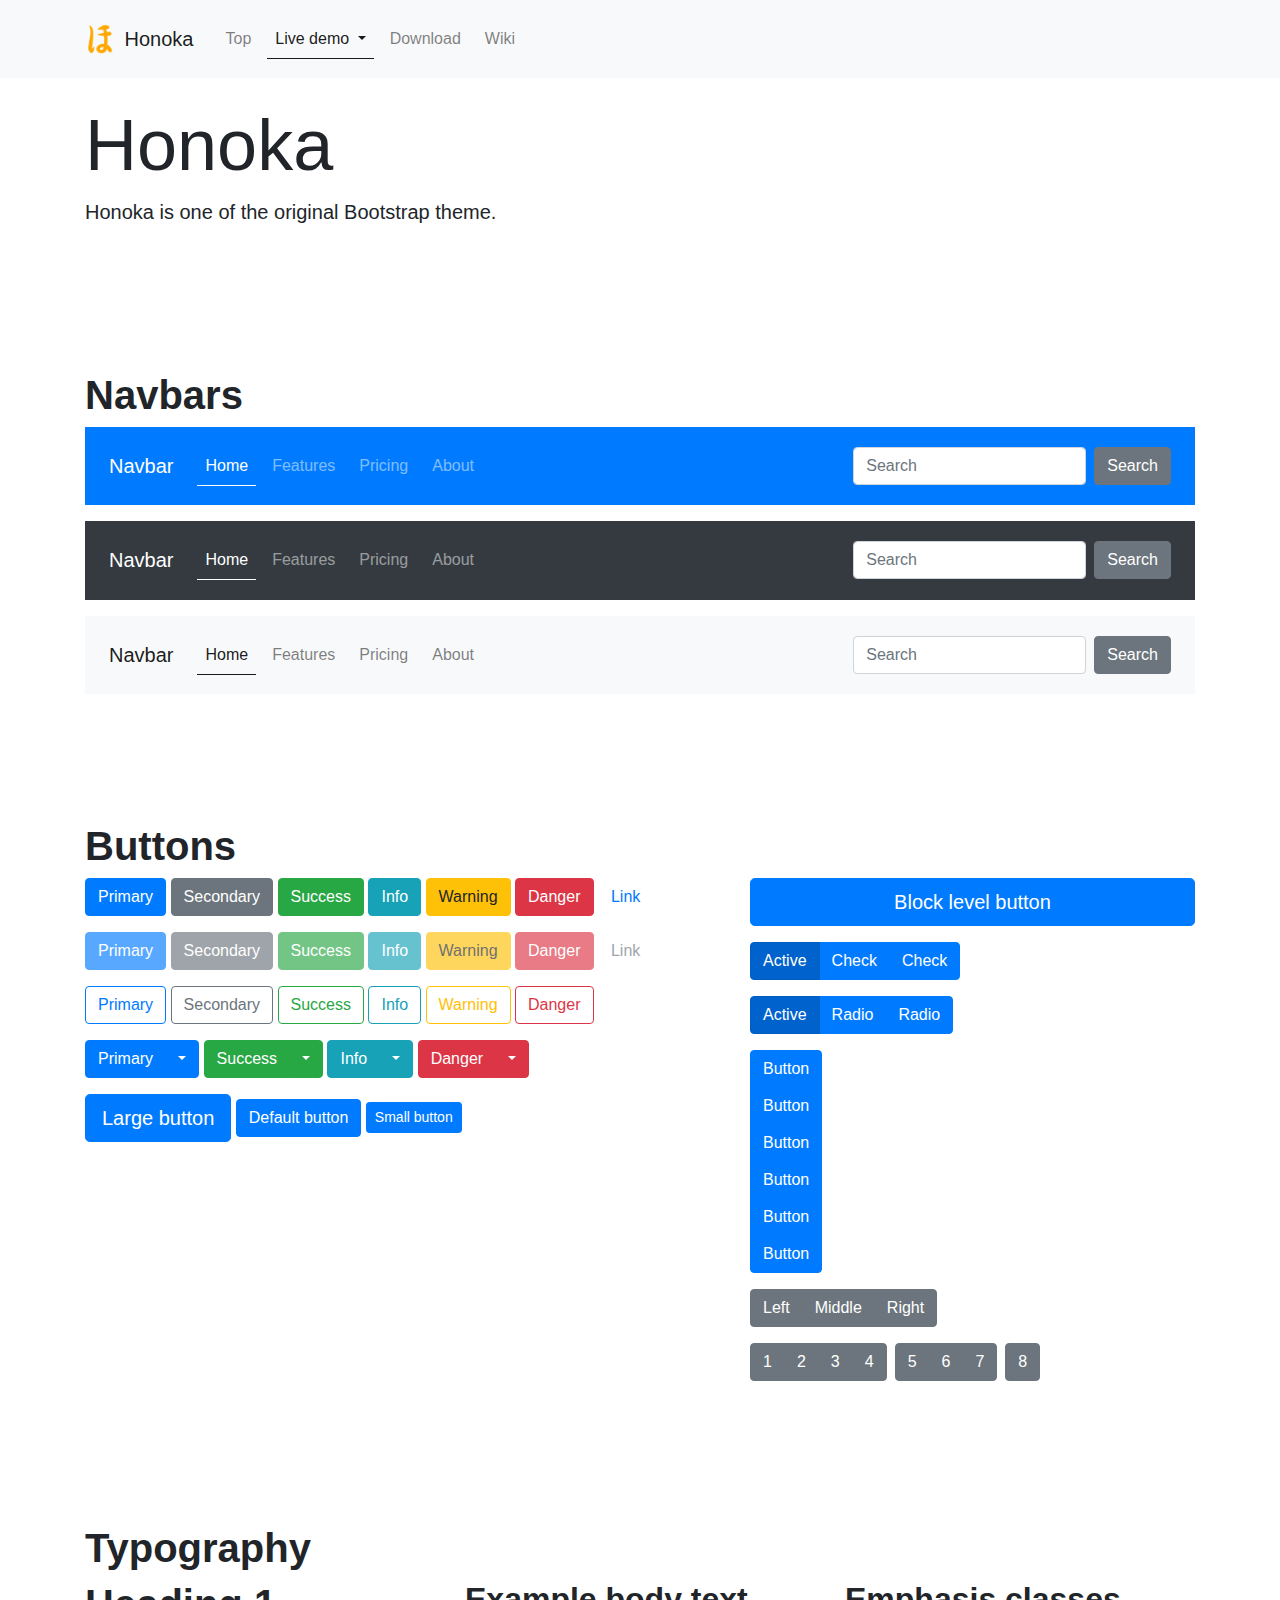
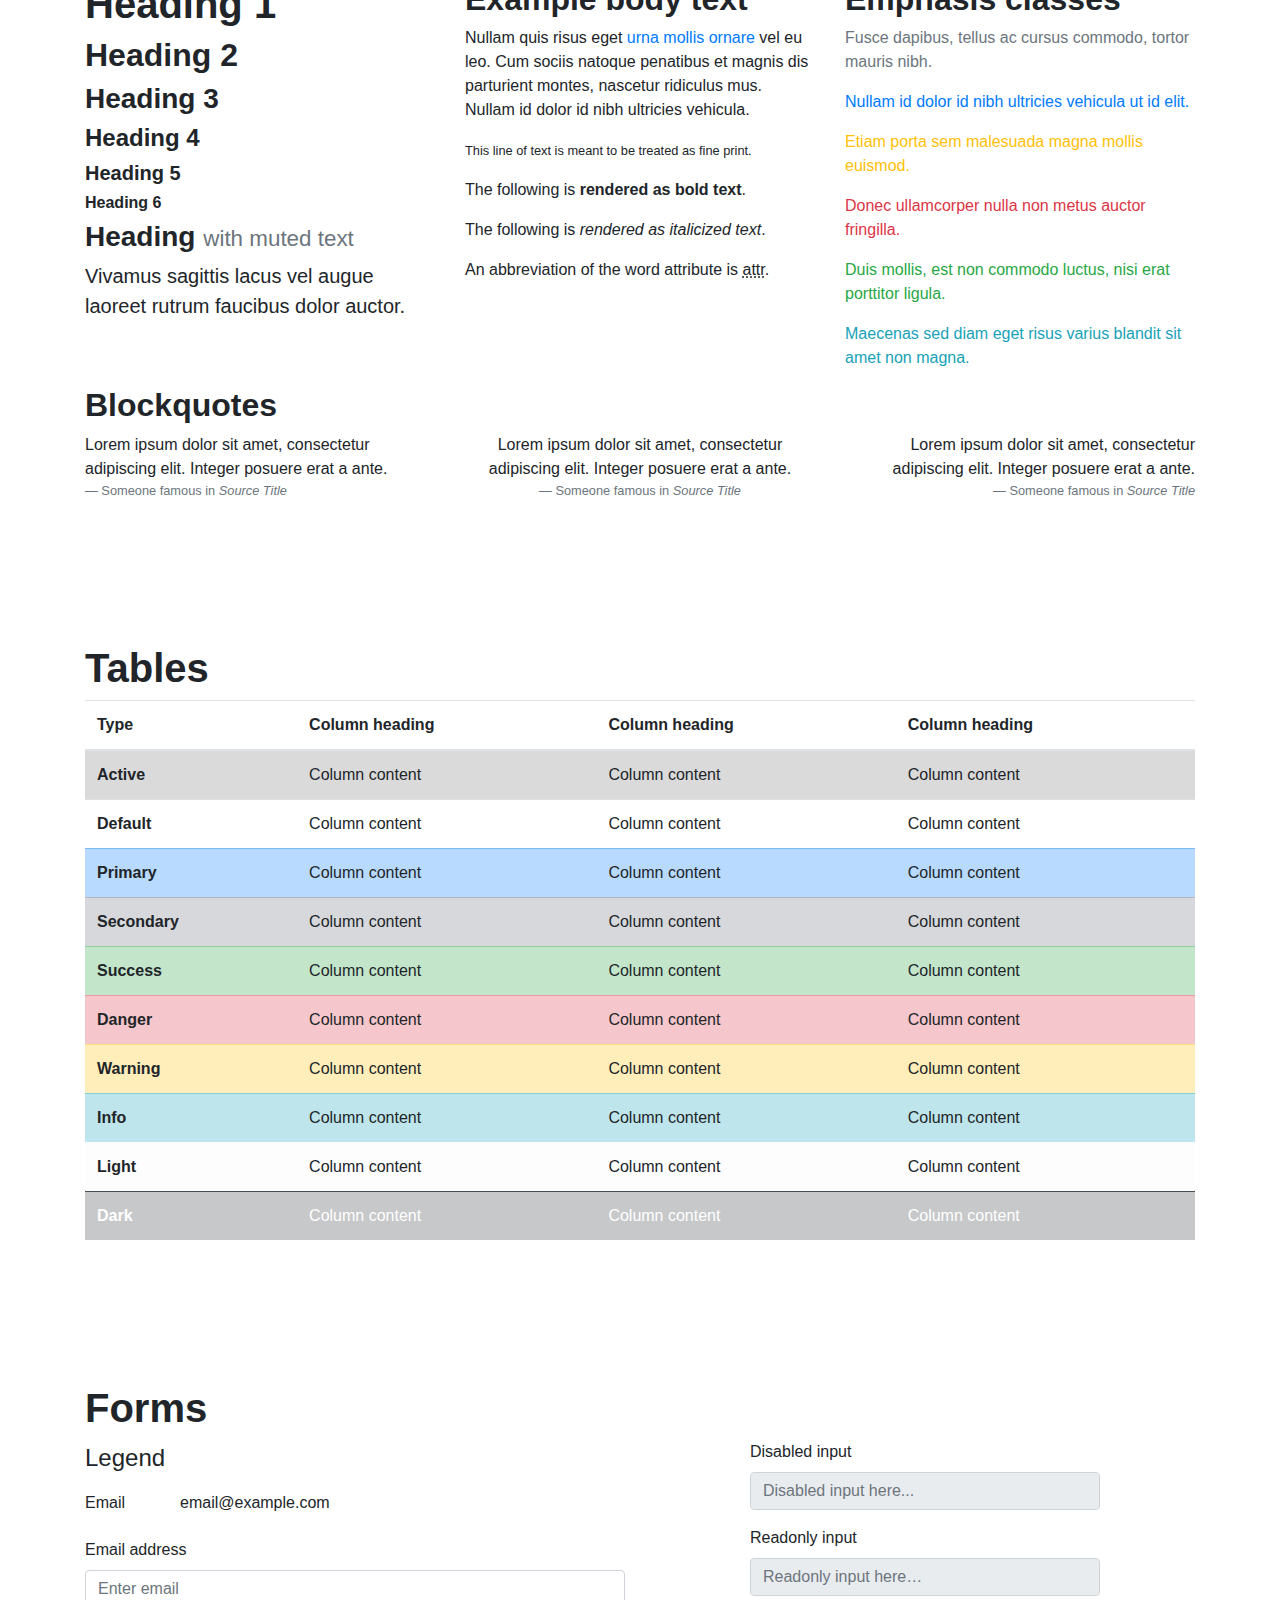
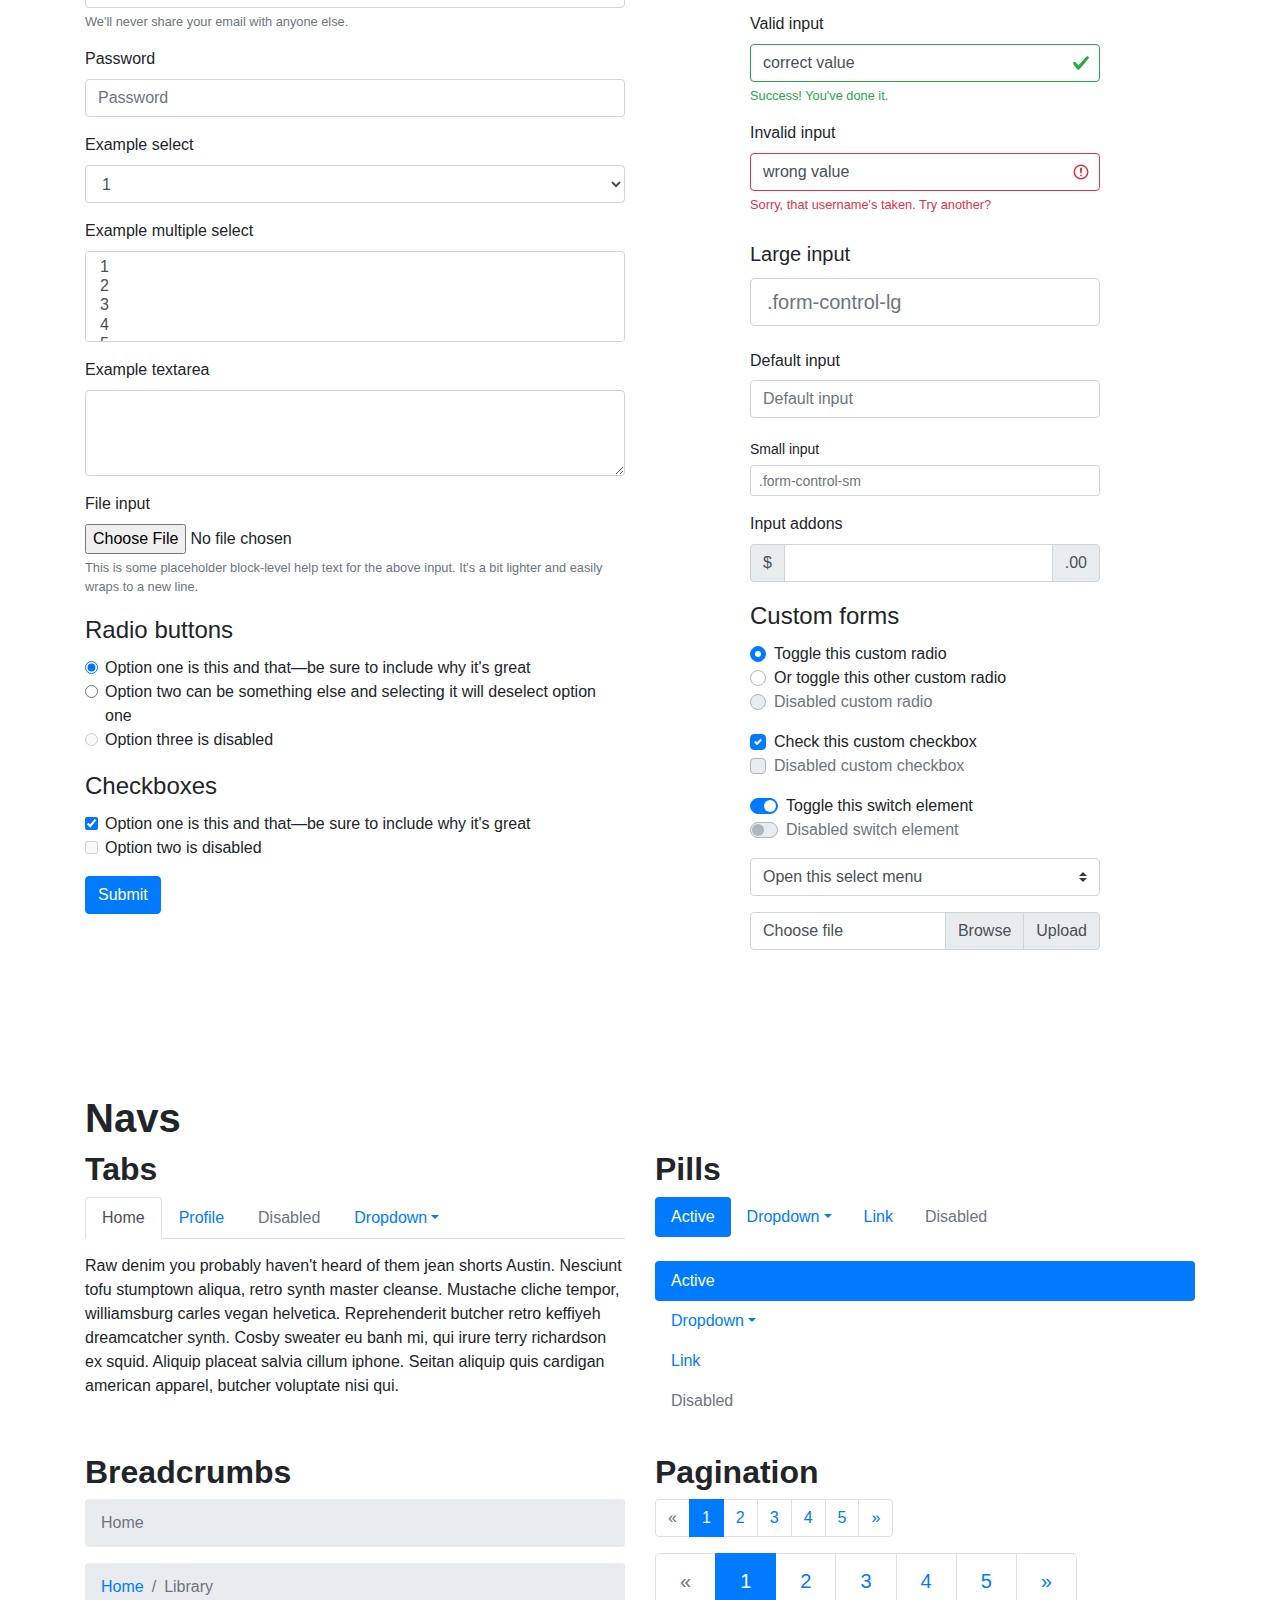
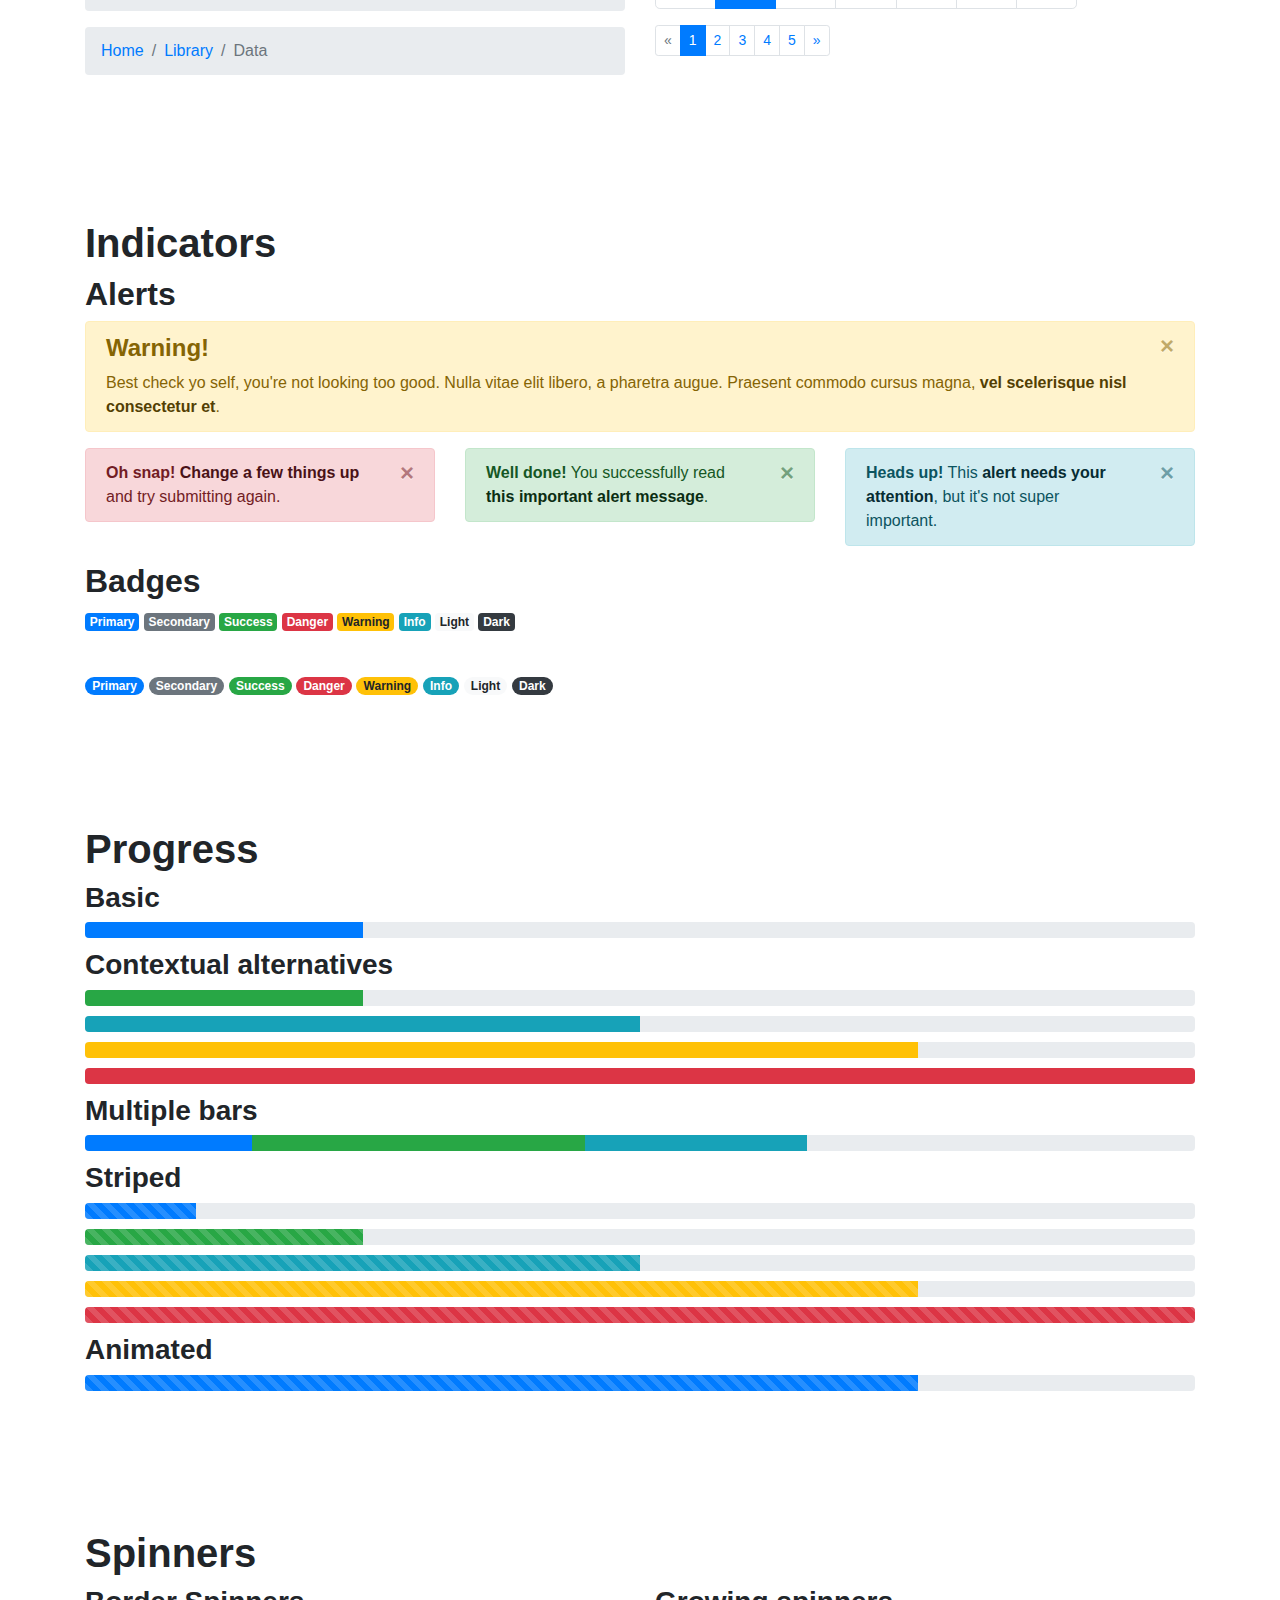
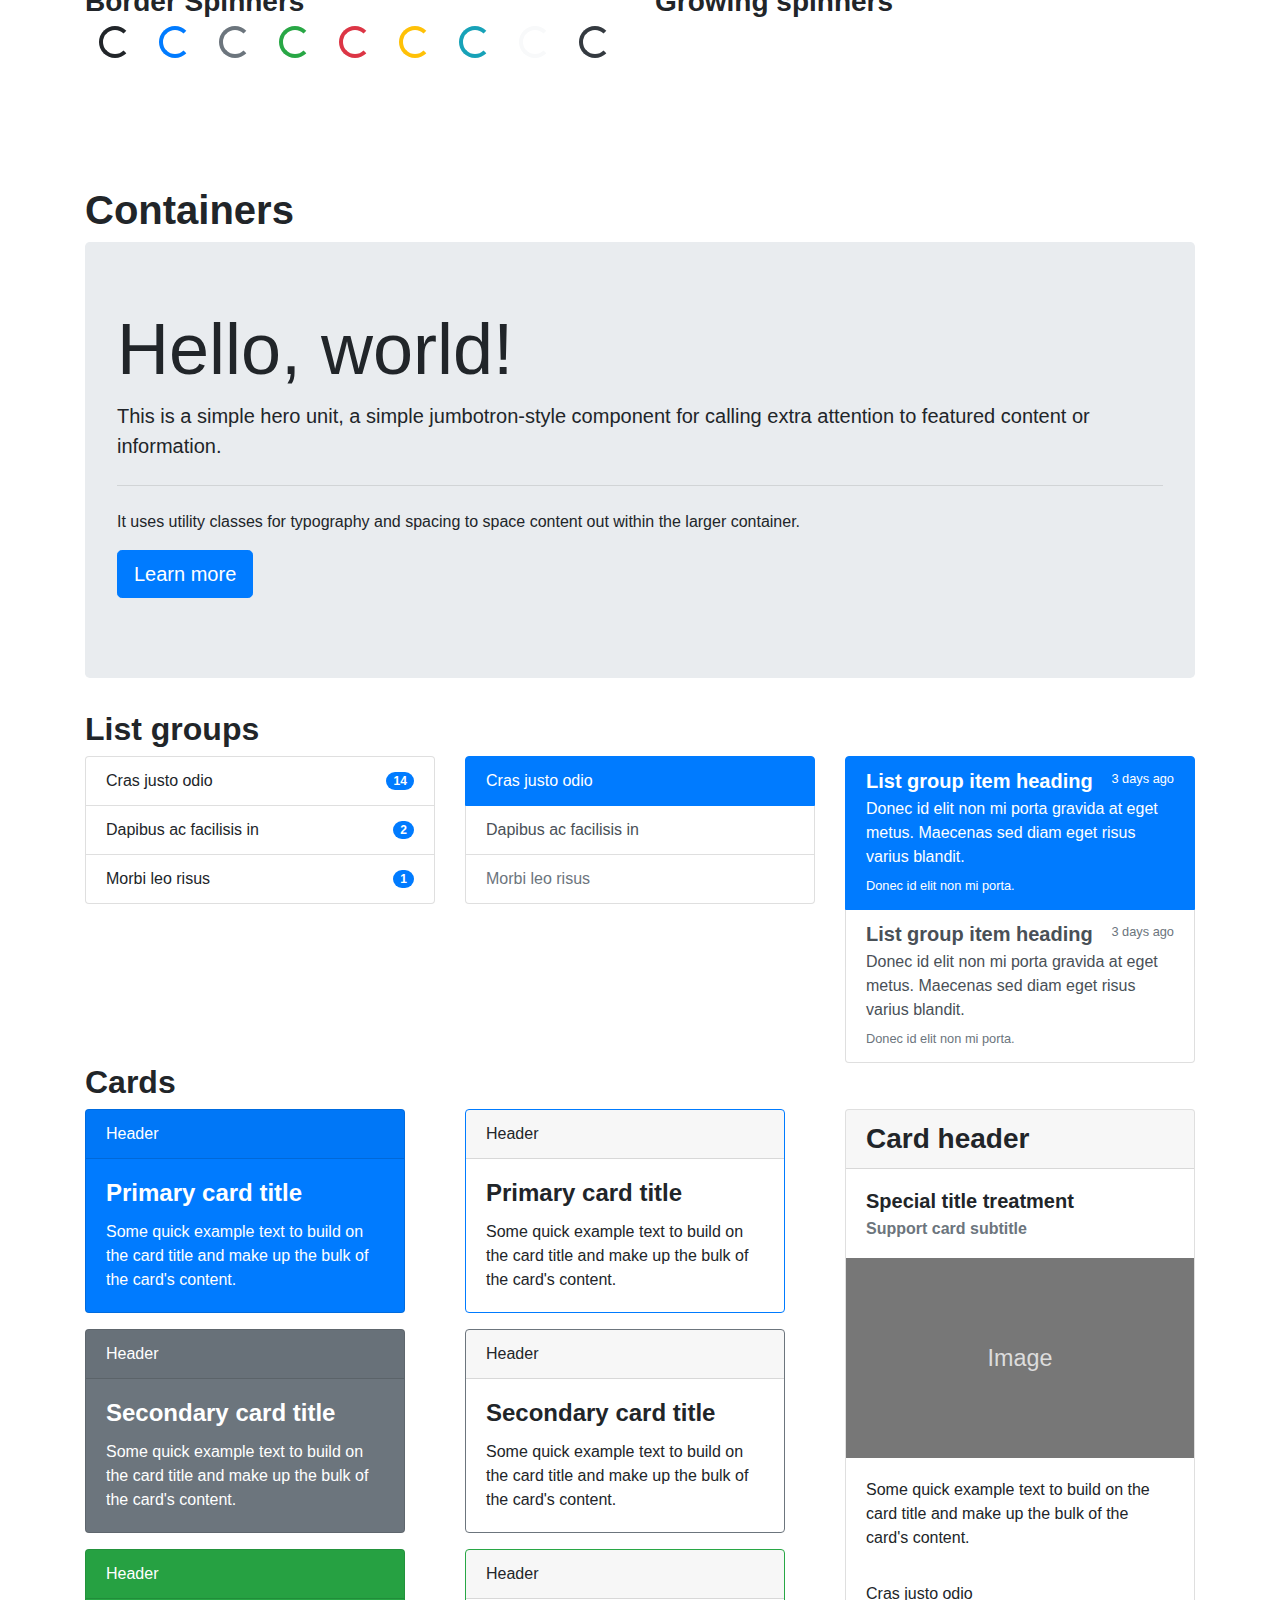
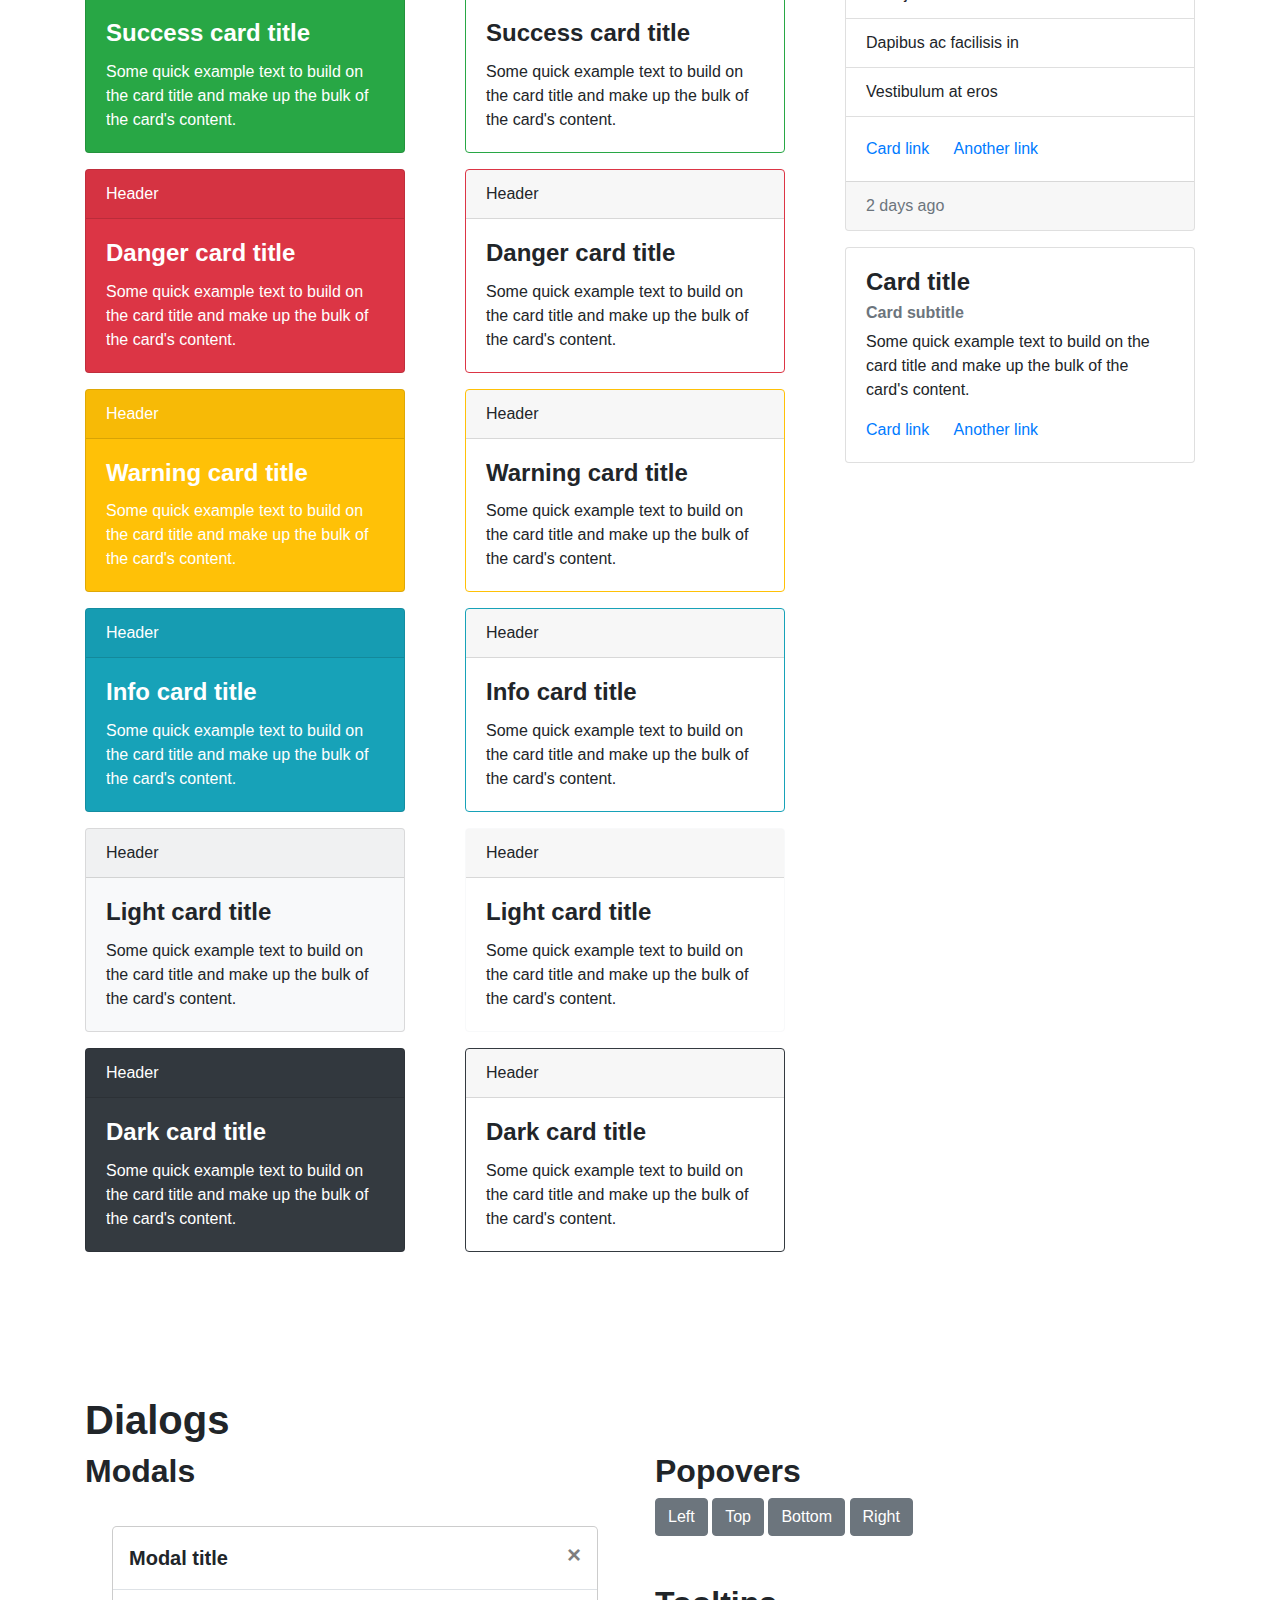
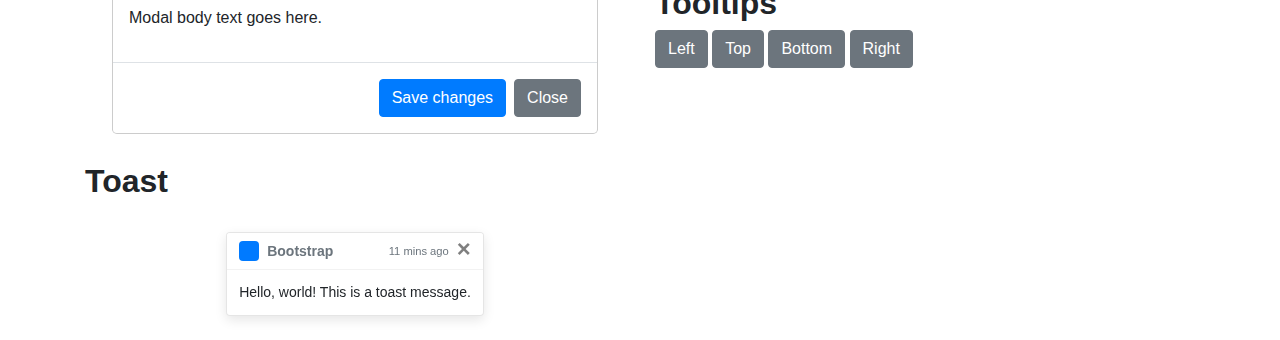
<file: bootstrap.html>
<!DOCTYPE html>
<html>
<head>
  <meta charset="UTF-8">
  <meta name="viewport" content="width=device-width, initial-scale=1, shrink-to-fit=no">

  <title>Honoka</title>

  <link rel="stylesheet" type="text/css" href="css/bootstrap.css">
  <style type="text/css">
  .bs-component + .bs-component {
    margin-top: 1rem;
  }
  @media (min-width: 768px) {
    .bs-docs-section {
      margin-top: 8em;
    }
    .bs-component {
      position: relative;
    }
    .bs-component .modal {
      position: relative;
      top: auto;
      right: auto;
      bottom: auto;
      left: auto;
      z-index: 1;
      display: block;
    }
    .bs-component .modal-dialog {
      width: 90%;
    }
    .bs-component .popover {
      position: relative;
      display: inline-block;
      width: 220px;
      margin: 20px;
    }
    .nav-tabs {
      margin-bottom: 15px;
    }
    .progress {
      margin-bottom: 10px;
    }
  }
  </style>
</head>
<body>

<header>
  <nav class="navbar navbar-expand-lg navbar-light bg-light">
    <div class="container">
      <a class="navbar-brand" href="./">
        <img src="[data-uri]" width="30" height="30" class="d-inline-block align-top mr-1" alt="Honoka">
        Honoka
      </a>
      <button class="navbar-toggler" type="button" data-toggle="collapse" data-target="#navbar" aria-controls="navbar" aria-expanded="false" aria-label="Toggle navigation">
        <span class="navbar-toggler-icon"></span>
      </button>

      <div class="collapse navbar-collapse" id="navbar">
        <ul class="navbar-nav mr-auto">
          <li class="nav-item">
            <a class="nav-link" href="./">Top <span class="sr-only">(current)</span></a>
          </li>
          <li class="nav-item dropdown active">
            <a class="nav-link dropdown-toggle" href="#" id="navbarDropdown" role="button" data-toggle="dropdown" aria-haspopup="true" aria-expanded="false">
              Live demo
            </a>
            <div class="dropdown-menu" aria-labelledby="navbarDropdown">
              <a class="dropdown-item" href="./bootstrap-ja.html">Japanese Page</a>
              <a class="dropdown-item" href="./bootstrap.html">English Page</a>
            </div>
          </li>
          <li class="nav-item">
            <a class="nav-link" href="http://github.com/windyakin/Honoka/releases">Download</a>
          </li>
          <li class="nav-item">
            <a class="nav-link" href="http://github.com/windyakin/Honoka/wiki">Wiki</a>
          </li>
        </ul>
      </div>
    </div>
  </nav>
</header>

<div class="container">

  <div class="page-header" id="banner">
    <div class="row my-4">
      <div class="col-12">
        <h1 class="display-3">Honoka</h1>
        <p class="lead">Honoka is one of the original Bootstrap theme.</p>
      </div>
    </div>
  </div>

  <!-- Navbar
  ================================================== -->
  <section class="bs-docs-section clearfix">
    <div class="row">
      <div class="col-lg-12">
        <div class="page-header">
          <h1 id="navbars">Navbars</h1>
        </div>

        <div class="bs-component">
          <nav class="navbar navbar-expand-lg navbar-dark bg-primary">
            <a class="navbar-brand" href="#">Navbar</a>
            <button class="navbar-toggler" type="button" data-toggle="collapse" data-target="#navbarColor01" aria-controls="navbarColor01" aria-expanded="false" aria-label="Toggle navigation">
              <span class="navbar-toggler-icon"></span>
            </button>

            <div class="collapse navbar-collapse" id="navbarColor01">
              <ul class="navbar-nav mr-auto">
                <li class="nav-item active">
                  <a class="nav-link" href="#">Home <span class="sr-only">(current)</span></a>
                </li>
                <li class="nav-item">
                  <a class="nav-link" href="#">Features</a>
                </li>
                <li class="nav-item">
                  <a class="nav-link" href="#">Pricing</a>
                </li>
                <li class="nav-item">
                  <a class="nav-link" href="#">About</a>
                </li>
              </ul>
              <form class="form-inline my-2 my-lg-0">
                <input class="form-control mr-sm-2" type="text" placeholder="Search">
                <button class="btn btn-secondary my-2 my-sm-0" type="submit">Search</button>
              </form>
            </div>
          </nav>
        </div>

        <div class="bs-component">
          <nav class="navbar navbar-expand-lg navbar-dark bg-dark">
            <a class="navbar-brand" href="#">Navbar</a>
            <button class="navbar-toggler" type="button" data-toggle="collapse" data-target="#navbarColor02" aria-controls="navbarColor02" aria-expanded="false" aria-label="Toggle navigation">
              <span class="navbar-toggler-icon"></span>
            </button>

            <div class="collapse navbar-collapse" id="navbarColor02">
              <ul class="navbar-nav mr-auto">
                <li class="nav-item active">
                  <a class="nav-link" href="#">Home <span class="sr-only">(current)</span></a>
                </li>
                <li class="nav-item">
                  <a class="nav-link" href="#">Features</a>
                </li>
                <li class="nav-item">
                  <a class="nav-link" href="#">Pricing</a>
                </li>
                <li class="nav-item">
                  <a class="nav-link" href="#">About</a>
                </li>
              </ul>
              <form class="form-inline my-2 my-lg-0">
                <input class="form-control mr-sm-2" type="text" placeholder="Search">
                <button class="btn btn-secondary my-2 my-sm-0" type="submit">Search</button>
              </form>
            </div>
          </nav>
        </div>

        <div class="bs-component">
          <nav class="navbar navbar-expand-lg navbar-light bg-light">
            <a class="navbar-brand" href="#">Navbar</a>
            <button class="navbar-toggler" type="button" data-toggle="collapse" data-target="#navbarColor03" aria-controls="navbarColor03" aria-expanded="false" aria-label="Toggle navigation">
              <span class="navbar-toggler-icon"></span>
            </button>

            <div class="collapse navbar-collapse" id="navbarColor03">
              <ul class="navbar-nav mr-auto">
                <li class="nav-item active">
                  <a class="nav-link" href="#">Home <span class="sr-only">(current)</span></a>
                </li>
                <li class="nav-item">
                  <a class="nav-link" href="#">Features</a>
                </li>
                <li class="nav-item">
                  <a class="nav-link" href="#">Pricing</a>
                </li>
                <li class="nav-item">
                  <a class="nav-link" href="#">About</a>
                </li>
              </ul>
              <form class="form-inline my-2 my-lg-0">
                <input class="form-control mr-sm-2" type="text" placeholder="Search">
                <button class="btn btn-secondary my-2 my-sm-0" type="submit">Search</button>
              </form>
            </div>
          </nav>
        </div>

      </div>
    </div>
  </section>


  <!-- Buttons
  ================================================== -->
  <section class="bs-docs-section">
    <div class="page-header">
      <div class="row">
        <div class="col-lg-12">
          <h1 id="buttons">Buttons</h1>
        </div>
      </div>
    </div>

    <div class="row">
      <div class="col-lg-7">

        <p class="bs-component">
          <button type="button" class="btn btn-primary">Primary</button>
          <button type="button" class="btn btn-secondary">Secondary</button>
          <button type="button" class="btn btn-success">Success</button>
          <button type="button" class="btn btn-info">Info</button>
          <button type="button" class="btn btn-warning">Warning</button>
          <button type="button" class="btn btn-danger">Danger</button>
          <button type="button" class="btn btn-link">Link</button>
        </p>

        <p class="bs-component">
          <button type="button" class="btn btn-primary disabled">Primary</button>
          <button type="button" class="btn btn-secondary disabled">Secondary</button>
          <button type="button" class="btn btn-success disabled">Success</button>
          <button type="button" class="btn btn-info disabled">Info</button>
          <button type="button" class="btn btn-warning disabled">Warning</button>
          <button type="button" class="btn btn-danger disabled">Danger</button>
          <button type="button" class="btn btn-link disabled">Link</button>
        </p>

        <p class="bs-component">
          <button type="button" class="btn btn-outline-primary">Primary</button>
          <button type="button" class="btn btn-outline-secondary">Secondary</button>
          <button type="button" class="btn btn-outline-success">Success</button>
          <button type="button" class="btn btn-outline-info">Info</button>
          <button type="button" class="btn btn-outline-warning">Warning</button>
          <button type="button" class="btn btn-outline-danger">Danger</button>
        </p>

        <div class="bs-component">
          <div class="btn-group" role="group" aria-label="Button group with nested dropdown">
            <button type="button" class="btn btn-primary">Primary</button>
            <div class="btn-group" role="group">
              <button id="btnGroupDrop1" type="button" class="btn btn-primary dropdown-toggle" data-toggle="dropdown" aria-haspopup="true" aria-expanded="false"></button>
              <div class="dropdown-menu" aria-labelledby="btnGroupDrop1">
                <a class="dropdown-item" href="#">Dropdown link</a>
                <a class="dropdown-item" href="#">Dropdown link</a>
              </div>
            </div>
          </div>

          <div class="btn-group" role="group" aria-label="Button group with nested dropdown">
            <button type="button" class="btn btn-success">Success</button>
            <div class="btn-group" role="group">
              <button id="btnGroupDrop2" type="button" class="btn btn-success dropdown-toggle" data-toggle="dropdown" aria-haspopup="true" aria-expanded="false"></button>
              <div class="dropdown-menu" aria-labelledby="btnGroupDrop2">
                <a class="dropdown-item" href="#">Dropdown link</a>
                <a class="dropdown-item" href="#">Dropdown link</a>
              </div>
            </div>
          </div>

          <div class="btn-group" role="group" aria-label="Button group with nested dropdown">
            <button type="button" class="btn btn-info">Info</button>
            <div class="btn-group" role="group">
              <button id="btnGroupDrop3" type="button" class="btn btn-info dropdown-toggle" data-toggle="dropdown" aria-haspopup="true" aria-expanded="false"></button>
              <div class="dropdown-menu" aria-labelledby="btnGroupDrop3">
                <a class="dropdown-item" href="#">Dropdown link</a>
                <a class="dropdown-item" href="#">Dropdown link</a>
              </div>
            </div>
          </div>

          <div class="btn-group" role="group" aria-label="Button group with nested dropdown">
            <button type="button" class="btn btn-danger">Danger</button>
            <div class="btn-group" role="group">
              <button id="btnGroupDrop4" type="button" class="btn btn-danger dropdown-toggle" data-toggle="dropdown" aria-haspopup="true" aria-expanded="false"></button>
              <div class="dropdown-menu" aria-labelledby="btnGroupDrop4">
                <a class="dropdown-item" href="#">Dropdown link</a>
                <a class="dropdown-item" href="#">Dropdown link</a>
              </div>
            </div>
          </div>
        </div>

        <div class="bs-component">
          <button type="button" class="btn btn-primary btn-lg">Large button</button>
          <button type="button" class="btn btn-primary">Default button</button>
          <button type="button" class="btn btn-primary btn-sm">Small button</button>
        </div>

      </div>
      <div class="col-lg-5">

        <p class="bs-component">
          <button type="button" class="btn btn-primary btn-lg btn-block">Block level button</button>
        </p>

        <div class="bs-component" style="margin-bottom: 15px;">
          <div class="btn-group btn-group-toggle" data-toggle="buttons">
            <label class="btn btn-primary active">
              <input type="checkbox" checked autocomplete="off"> Active
            </label>
            <label class="btn btn-primary">
              <input type="checkbox" autocomplete="off"> Check
            </label>
            <label class="btn btn-primary">
              <input type="checkbox" autocomplete="off"> Check
            </label>
          </div>
        </div>

        <div class="bs-component" style="margin-bottom: 15px;">
          <div class="btn-group btn-group-toggle" data-toggle="buttons">
            <label class="btn btn-primary active">
              <input type="radio" name="options" id="option1" autocomplete="off" checked> Active
            </label>
            <label class="btn btn-primary">
              <input type="radio" name="options" id="option2" autocomplete="off"> Radio
            </label>
            <label class="btn btn-primary">
              <input type="radio" name="options" id="option3" autocomplete="off"> Radio
            </label>
          </div>
        </div>

        <div class="bs-component">
          <div class="btn-group-vertical" data-toggle="buttons">
            <button type="button" class="btn btn-primary">Button</button>
            <button type="button" class="btn btn-primary">Button</button>
            <button type="button" class="btn btn-primary">Button</button>
            <button type="button" class="btn btn-primary">Button</button>
            <button type="button" class="btn btn-primary">Button</button>
            <button type="button" class="btn btn-primary">Button</button>
          </div>
        </div>

        <div class="bs-component" style="margin-bottom: 15px;">
          <div class="btn-group" role="group" aria-label="Basic example">
            <button type="button" class="btn btn-secondary">Left</button>
            <button type="button" class="btn btn-secondary">Middle</button>
            <button type="button" class="btn btn-secondary">Right</button>
          </div>
        </div>

        <div class="bs-component" style="margin-bottom: 15px;">
          <div class="btn-toolbar" role="toolbar" aria-label="Toolbar with button groups">
            <div class="btn-group mr-2" role="group" aria-label="First group">
              <button type="button" class="btn btn-secondary">1</button>
              <button type="button" class="btn btn-secondary">2</button>
              <button type="button" class="btn btn-secondary">3</button>
              <button type="button" class="btn btn-secondary">4</button>
            </div>
            <div class="btn-group mr-2" role="group" aria-label="Second group">
              <button type="button" class="btn btn-secondary">5</button>
              <button type="button" class="btn btn-secondary">6</button>
              <button type="button" class="btn btn-secondary">7</button>
            </div>
            <div class="btn-group" role="group" aria-label="Third group">
              <button type="button" class="btn btn-secondary">8</button>
            </div>
          </div>
        </div>

      </div>
    </div>
  </section>

  <!-- Typography
  ================================================== -->
  <section class="bs-docs-section">
    <div class="row">
      <div class="col-lg-12">
        <div class="page-header">
          <h1 id="typography">Typography</h1>
        </div>
      </div>
    </div>

    <!-- Headings -->

    <div class="row">
      <div class="col-lg-4">
        <div class="bs-component">
          <h1>Heading 1</h1>
          <h2>Heading 2</h2>
          <h3>Heading 3</h3>
          <h4>Heading 4</h4>
          <h5>Heading 5</h5>
          <h6>Heading 6</h6>
          <h3>
            Heading
            <small class="text-muted">with muted text</small>
          </h3>
          <p class="lead">Vivamus sagittis lacus vel augue laoreet rutrum faucibus dolor auctor.</p>
        </div>
      </div>
      <div class="col-lg-4">
        <div class="bs-component">
          <h2>Example body text</h2>
          <p>Nullam quis risus eget <a href="#">urna mollis ornare</a> vel eu leo. Cum sociis natoque penatibus et magnis dis parturient montes, nascetur ridiculus mus. Nullam id dolor id nibh ultricies vehicula.</p>
          <p><small>This line of text is meant to be treated as fine print.</small></p>
          <p>The following is <strong>rendered as bold text</strong>.</p>
          <p>The following is <em>rendered as italicized text</em>.</p>
          <p>An abbreviation of the word attribute is <abbr title="attribute">attr</abbr>.</p>
        </div>

      </div>
      <div class="col-lg-4">
        <div class="bs-component">
          <h2>Emphasis classes</h2>
          <p class="text-muted">Fusce dapibus, tellus ac cursus commodo, tortor mauris nibh.</p>
          <p class="text-primary">Nullam id dolor id nibh ultricies vehicula ut id elit.</p>
          <p class="text-warning">Etiam porta sem malesuada magna mollis euismod.</p>
          <p class="text-danger">Donec ullamcorper nulla non metus auctor fringilla.</p>
          <p class="text-success">Duis mollis, est non commodo luctus, nisi erat porttitor ligula.</p>
          <p class="text-info">Maecenas sed diam eget risus varius blandit sit amet non magna.</p>
        </div>

      </div>
    </div>

    <!-- Blockquotes -->

    <div class="row">
      <div class="col-lg-12">
        <h2 id="type-blockquotes">Blockquotes</h2>
      </div>
    </div>
    <div class="row">
      <div class="col-lg-4">
        <div class="bs-component">
          <blockquote class="blockquote">
            <p class="mb-0">Lorem ipsum dolor sit amet, consectetur adipiscing elit. Integer posuere erat a ante.</p>
            <footer class="blockquote-footer">Someone famous in <cite title="Source Title">Source Title</cite></footer>
          </blockquote>
        </div>
      </div>
      <div class="col-lg-4">
        <div class="bs-component">
          <blockquote class="blockquote text-center">
            <p class="mb-0">Lorem ipsum dolor sit amet, consectetur adipiscing elit. Integer posuere erat a ante.</p>
            <footer class="blockquote-footer">Someone famous in <cite title="Source Title">Source Title</cite></footer>
          </blockquote>
        </div>
      </div>
      <div class="col-lg-4">
        <div class="bs-component">
          <blockquote class="blockquote text-right">
            <p class="mb-0">Lorem ipsum dolor sit amet, consectetur adipiscing elit. Integer posuere erat a ante.</p>
            <footer class="blockquote-footer">Someone famous in <cite title="Source Title">Source Title</cite></footer>
          </blockquote>
        </div>
      </div>
    </div>
  </section>

  <!-- Tables
  ================================================== -->
  <section class="bs-docs-section">

    <div class="row">
      <div class="col-lg-12">
        <div class="page-header">
          <h1 id="tables">Tables</h1>
        </div>

        <div class="bs-component">
          <table class="table table-hover">
            <thead>
              <tr>
                <th scope="col">Type</th>
                <th scope="col">Column heading</th>
                <th scope="col">Column heading</th>
                <th scope="col">Column heading</th>
              </tr>
            </thead>
            <tbody>
              <tr class="table-active">
                <th scope="row">Active</th>
                <td>Column content</td>
                <td>Column content</td>
                <td>Column content</td>
              </tr>
              <tr>
                <th scope="row">Default</th>
                <td>Column content</td>
                <td>Column content</td>
                <td>Column content</td>
              </tr>
              <tr class="table-primary">
                <th scope="row">Primary</th>
                <td>Column content</td>
                <td>Column content</td>
                <td>Column content</td>
              </tr>
              <tr class="table-secondary">
                <th scope="row">Secondary</th>
                <td>Column content</td>
                <td>Column content</td>
                <td>Column content</td>
              </tr>
              <tr class="table-success">
                <th scope="row">Success</th>
                <td>Column content</td>
                <td>Column content</td>
                <td>Column content</td>
              </tr>
              <tr class="table-danger">
                <th scope="row">Danger</th>
                <td>Column content</td>
                <td>Column content</td>
                <td>Column content</td>
              </tr>
              <tr class="table-warning">
                <th scope="row">Warning</th>
                <td>Column content</td>
                <td>Column content</td>
                <td>Column content</td>
              </tr>
              <tr class="table-info">
                <th scope="row">Info</th>
                <td>Column content</td>
                <td>Column content</td>
                <td>Column content</td>
              </tr>
              <tr class="table-light">
                <th scope="row">Light</th>
                <td>Column content</td>
                <td>Column content</td>
                <td>Column content</td>
              </tr>
              <tr class="table-dark">
                <th scope="row">Dark</th>
                <td>Column content</td>
                <td>Column content</td>
                <td>Column content</td>
              </tr>
            </tbody>
          </table>
        </div><!-- /example -->
      </div>
    </div>
  </section>

  <!-- Forms
  ================================================== -->
  <section class="bs-docs-section">
    <div class="row">
      <div class="col-lg-12">
        <div class="page-header">
          <h1 id="forms">Forms</h1>
        </div>
      </div>
    </div>

    <div class="row">
      <div class="col-lg-6">
        <div class="bs-component">
          <form>
            <fieldset>
              <legend>Legend</legend>
              <div class="form-group row">
                <label for="staticEmail" class="col-sm-2 col-form-label">Email</label>
                <div class="col-sm-10">
                  <input type="text" readonly class="form-control-plaintext" id="staticEmail" value="email@example.com">
                </div>
              </div>
              <div class="form-group">
                <label for="exampleInputEmail1">Email address</label>
                <input type="email" class="form-control" id="exampleInputEmail1" aria-describedby="emailHelp" placeholder="Enter email">
                <small id="emailHelp" class="form-text text-muted">We'll never share your email with anyone else.</small>
              </div>
              <div class="form-group">
                <label for="exampleInputPassword1">Password</label>
                <input type="password" class="form-control" id="exampleInputPassword1" placeholder="Password">
              </div>
              <div class="form-group">
                <label for="exampleSelect1">Example select</label>
                <select class="form-control" id="exampleSelect1">
                  <option>1</option>
                  <option>2</option>
                  <option>3</option>
                  <option>4</option>
                  <option>5</option>
                </select>
              </div>
              <div class="form-group">
                <label for="exampleSelect2">Example multiple select</label>
                <select multiple class="form-control" id="exampleSelect2">
                  <option>1</option>
                  <option>2</option>
                  <option>3</option>
                  <option>4</option>
                  <option>5</option>
                </select>
              </div>
              <div class="form-group">
                <label for="exampleTextarea">Example textarea</label>
                <textarea class="form-control" id="exampleTextarea" rows="3"></textarea>
              </div>
              <div class="form-group">
                <label for="exampleInputFile">File input</label>
                <input type="file" class="form-control-file" id="exampleInputFile" aria-describedby="fileHelp">
                <small id="fileHelp" class="form-text text-muted">This is some placeholder block-level help text for the above input. It's a bit lighter and easily wraps to a new line.</small>
              </div>
              <fieldset class="form-group">
                <legend>Radio buttons</legend>
                <div class="form-check">
                  <label class="form-check-label">
                    <input type="radio" class="form-check-input" name="optionsRadios" id="optionsRadios1" value="option1" checked>
                    Option one is this and that&mdash;be sure to include why it's great
                  </label>
                </div>
                <div class="form-check">
                <label class="form-check-label">
                    <input type="radio" class="form-check-input" name="optionsRadios" id="optionsRadios2" value="option2">
                    Option two can be something else and selecting it will deselect option one
                  </label>
                </div>
                <div class="form-check disabled">
                <label class="form-check-label">
                    <input type="radio" class="form-check-input" name="optionsRadios" id="optionsRadios3" value="option3" disabled>
                    Option three is disabled
                  </label>
                </div>
              </fieldset>
              <fieldset class="form-group">
                <legend>Checkboxes</legend>
                <div class="form-check">
                  <label class="form-check-label">
                    <input class="form-check-input" type="checkbox" value="" checked>
                    Option one is this and that&mdash;be sure to include why it's great
                  </label>
                </div>
                <div class="form-check disabled">
                  <label class="form-check-label">
                    <input class="form-check-input" type="checkbox" value="" disabled>
                    Option two is disabled
                  </label>
                </div>
              </fieldset>
              <button type="submit" class="btn btn-primary">Submit</button>
            </fieldset>
          </form>
        </div>
      </div>
      <div class="col-lg-4 offset-lg-1">

        <form class="bs-component">
          <div class="form-group">
            <fieldset disabled>
              <label class="control-label" for="disabledInput">Disabled input</label>
              <input class="form-control" id="disabledInput" type="text" placeholder="Disabled input here..." disabled="">
            </fieldset>
          </div>

          <div class="form-group">
            <fieldset>
              <label class="control-label" for="readOnlyInput">Readonly input</label>
              <input class="form-control" id="readOnlyInput" type="text" placeholder="Readonly input here…" readonly>
            </fieldset>
          </div>

          <div class="form-group has-success">
            <label class="form-control-label" for="inputSuccess1">Valid input</label>
            <input type="text" value="correct value" class="form-control is-valid" id="inputValid">
            <div class="valid-feedback">Success! You've done it.</div>
          </div>

          <div class="form-group has-danger">
            <label class="form-control-label" for="inputDanger1">Invalid input</label>
            <input type="text" value="wrong value" class="form-control is-invalid" id="inputInvalid">
            <div class="invalid-feedback">Sorry, that username's taken. Try another?</div>
          </div>

          <div class="form-group">
            <label class="col-form-label col-form-label-lg" for="inputLarge">Large input</label>
            <input class="form-control form-control-lg" type="text" placeholder=".form-control-lg" id="inputLarge">
          </div>

          <div class="form-group">
            <label class="col-form-label" for="inputDefault">Default input</label>
            <input type="text" class="form-control" placeholder="Default input" id="inputDefault">
          </div>

          <div class="form-group">
            <label class="col-form-label col-form-label-sm" for="inputSmall">Small input</label>
            <input class="form-control form-control-sm" type="text" placeholder=".form-control-sm" id="inputSmall">
          </div>

          <div class="form-group">
            <label class="control-label">Input addons</label>
            <div class="form-group">
              <div class="input-group mb-3">
                <div class="input-group-prepend">
                  <span class="input-group-text">$</span>
                </div>
                <input type="text" class="form-control" aria-label="Amount (to the nearest dollar)">
                <div class="input-group-append">
                  <span class="input-group-text">.00</span>
                </div>
              </div>
            </div>
          </div>
        </form>

        <div class="bs-component">
          <fieldset>
            <legend>Custom forms</legend>
            <div class="form-group">
              <div class="custom-control custom-radio">
                <input type="radio" id="customRadio1" name="customRadio" class="custom-control-input" checked>
                <label class="custom-control-label" for="customRadio1">Toggle this custom radio</label>
              </div>
              <div class="custom-control custom-radio">
                <input type="radio" id="customRadio2" name="customRadio" class="custom-control-input">
                <label class="custom-control-label" for="customRadio2">Or toggle this other custom radio</label>
              </div>
              <div class="custom-control custom-radio">
                <input type="radio" id="customRadio3" name="customRadio" class="custom-control-input" disabled>
                <label class="custom-control-label" for="customRadio3">Disabled custom radio</label>
              </div>
            </div>
            <div class="form-group">
              <div class="custom-control custom-checkbox">
                <input type="checkbox" class="custom-control-input" id="customCheck1" checked>
                <label class="custom-control-label" for="customCheck1">Check this custom checkbox</label>
              </div>
              <div class="custom-control custom-checkbox">
                <input type="checkbox" class="custom-control-input" id="customCheck2" disabled>
                <label class="custom-control-label" for="customCheck2">Disabled custom checkbox</label>
              </div>
            </div>
            <div class="form-group">
              <div class="custom-control custom-switch">
                <input type="checkbox" class="custom-control-input" id="customSwitch1" checked="">
                <label class="custom-control-label" for="customSwitch1">Toggle this switch element</label>
              </div>
              <div class="custom-control custom-switch">
                <input type="checkbox" class="custom-control-input" disabled="" id="customSwitch2">
                <label class="custom-control-label" for="customSwitch2">Disabled switch element</label>
              </div>
            </div>
            <div class="form-group">
              <select class="custom-select">
                <option selected>Open this select menu</option>
                <option value="1">One</option>
                <option value="2">Two</option>
                <option value="3">Three</option>
              </select>
            </div>
            <div class="form-group">
              <div class="input-group mb-3">
                <div class="custom-file">
                  <input type="file" class="custom-file-input" id="inputGroupFile02">
                  <label class="custom-file-label" for="inputGroupFile02">Choose file</label>
                </div>
                <div class="input-group-append">
                  <span class="input-group-text" id="">Upload</span>
                </div>
              </div>
            </div>
          </fieldset>
        </div>

      </div>
    </div>
  </section>

  <!-- Navs
  ================================================== -->
  <section class="bs-docs-section">

    <div class="row">
      <div class="col-lg-12">
        <div class="page-header">
          <h1 id="navs">Navs</h1>
        </div>
      </div>
    </div>

    <div class="row" style="margin-bottom: 2rem;">
      <div class="col-lg-6">
        <h2 id="nav-tabs">Tabs</h2>
        <div class="bs-component">
          <ul class="nav nav-tabs">
            <li class="nav-item">
              <a class="nav-link active" data-toggle="tab" href="#home">Home</a>
            </li>
            <li class="nav-item">
              <a class="nav-link" data-toggle="tab" href="#profile">Profile</a>
            </li>
            <li class="nav-item">
              <a class="nav-link disabled" href="#">Disabled</a>
            </li>
            <li class="nav-item dropdown">
              <a class="nav-link dropdown-toggle" data-toggle="dropdown" href="#" role="button" aria-haspopup="true" aria-expanded="false">Dropdown</a>
              <div class="dropdown-menu">
                <a class="dropdown-item" href="#">Action</a>
                <a class="dropdown-item" href="#">Another action</a>
                <a class="dropdown-item" href="#">Something else here</a>
                <div class="dropdown-divider"></div>
                <a class="dropdown-item" href="#">Separated link</a>
              </div>
            </li>
          </ul>
          <div id="myTabContent" class="tab-content">
            <div class="tab-pane fade show active" id="home">
              <p>Raw denim you probably haven't heard of them jean shorts Austin. Nesciunt tofu stumptown aliqua, retro synth master cleanse. Mustache cliche tempor, williamsburg carles vegan helvetica. Reprehenderit butcher retro keffiyeh dreamcatcher synth. Cosby sweater eu banh mi, qui irure terry richardson ex squid. Aliquip placeat salvia cillum iphone. Seitan aliquip quis cardigan american apparel, butcher voluptate nisi qui.</p>
            </div>
            <div class="tab-pane fade" id="profile">
              <p>Food truck fixie locavore, accusamus mcsweeney's marfa nulla single-origin coffee squid. Exercitation +1 labore velit, blog sartorial PBR leggings next level wes anderson artisan four loko farm-to-table craft beer twee. Qui photo booth letterpress, commodo enim craft beer mlkshk aliquip jean shorts ullamco ad vinyl cillum PBR. Homo nostrud organic, assumenda labore aesthetic magna delectus mollit.</p>
            </div>
            <div class="tab-pane fade" id="dropdown1">
              <p>Etsy mixtape wayfarers, ethical wes anderson tofu before they sold out mcsweeney's organic lomo retro fanny pack lo-fi farm-to-table readymade. Messenger bag gentrify pitchfork tattooed craft beer, iphone skateboard locavore carles etsy salvia banksy hoodie helvetica. DIY synth PBR banksy irony. Leggings gentrify squid 8-bit cred pitchfork.</p>
            </div>
            <div class="tab-pane fade" id="dropdown2">
              <p>Trust fund seitan letterpress, keytar raw denim keffiyeh etsy art party before they sold out master cleanse gluten-free squid scenester freegan cosby sweater. Fanny pack portland seitan DIY, art party locavore wolf cliche high life echo park Austin. Cred vinyl keffiyeh DIY salvia PBR, banh mi before they sold out farm-to-table VHS viral locavore cosby sweater.</p>
            </div>
          </div>
        </div>
      </div>

      <div class="col-lg-6">
        <h2 id="nav-pills">Pills</h2>
        <div class="bs-component">
          <ul class="nav nav-pills">
            <li class="nav-item">
              <a class="nav-link active" href="#">Active</a>
            </li>
            <li class="nav-item dropdown">
              <a class="nav-link dropdown-toggle" data-toggle="dropdown" href="#" role="button" aria-haspopup="true" aria-expanded="false">Dropdown</a>
              <div class="dropdown-menu">
                <a class="dropdown-item" href="#">Action</a>
                <a class="dropdown-item" href="#">Another action</a>
                <a class="dropdown-item" href="#">Something else here</a>
                <div class="dropdown-divider"></div>
                <a class="dropdown-item" href="#">Separated link</a>
              </div>
            </li>
            <li class="nav-item">
              <a class="nav-link" href="#">Link</a>
            </li>
            <li class="nav-item">
              <a class="nav-link disabled" href="#">Disabled</a>
            </li>
          </ul>
        </div>
        <br>
        <div class="bs-component">
          <ul class="nav nav-pills flex-column">
            <li class="nav-item">
              <a class="nav-link active" href="#">Active</a>
            </li>
            <li class="nav-item dropdown">
              <a class="nav-link dropdown-toggle" data-toggle="dropdown" href="#" role="button" aria-haspopup="true" aria-expanded="false">Dropdown</a>
              <div class="dropdown-menu">
                <a class="dropdown-item" href="#">Action</a>
                <a class="dropdown-item" href="#">Another action</a>
                <a class="dropdown-item" href="#">Something else here</a>
                <div class="dropdown-divider"></div>
                <a class="dropdown-item" href="#">Separated link</a>
              </div>
            </li>
            <li class="nav-item">
              <a class="nav-link" href="#">Link</a>
            </li>
            <li class="nav-item">
              <a class="nav-link disabled" href="#">Disabled</a>
            </li>
          </ul>
        </div>
      </div>
    </div>

    <div class="row">
      <div class="col-lg-6">
        <h2 id="nav-breadcrumbs">Breadcrumbs</h2>
        <div class="bs-component">
          <ol class="breadcrumb">
            <li class="breadcrumb-item active">Home</li>
          </ol>
          <ol class="breadcrumb">
            <li class="breadcrumb-item"><a href="#">Home</a></li>
            <li class="breadcrumb-item active">Library</li>
          </ol>
          <ol class="breadcrumb">
            <li class="breadcrumb-item"><a href="#">Home</a></li>
            <li class="breadcrumb-item"><a href="#">Library</a></li>
            <li class="breadcrumb-item active">Data</li>
          </ol>
        </div>
      </div>

      <div class="col-lg-6">
        <h2 id="pagination">Pagination</h2>
        <div class="bs-component">
          <div>
            <ul class="pagination">
              <li class="page-item disabled">
                <a class="page-link" href="#">&laquo;</a>
              </li>
              <li class="page-item active">
                <a class="page-link" href="#">1</a>
              </li>
              <li class="page-item">
                <a class="page-link" href="#">2</a>
              </li>
              <li class="page-item">
                <a class="page-link" href="#">3</a>
              </li>
              <li class="page-item">
                <a class="page-link" href="#">4</a>
              </li>
              <li class="page-item">
                <a class="page-link" href="#">5</a>
              </li>
              <li class="page-item">
                <a class="page-link" href="#">&raquo;</a>
              </li>
            </ul>
          </div>

          <div>
            <ul class="pagination pagination-lg">
              <li class="page-item disabled">
                <a class="page-link" href="#">&laquo;</a>
              </li>
              <li class="page-item active">
                <a class="page-link" href="#">1</a>
              </li>
              <li class="page-item">
                <a class="page-link" href="#">2</a>
              </li>
              <li class="page-item">
                <a class="page-link" href="#">3</a>
              </li>
              <li class="page-item">
                <a class="page-link" href="#">4</a>
              </li>
              <li class="page-item">
                <a class="page-link" href="#">5</a>
              </li>
              <li class="page-item">
                <a class="page-link" href="#">&raquo;</a>
              </li>
            </ul>
          </div>

          <div>
            <ul class="pagination pagination-sm">
              <li class="page-item disabled">
                <a class="page-link" href="#">&laquo;</a>
              </li>
              <li class="page-item active">
                <a class="page-link" href="#">1</a>
              </li>
              <li class="page-item">
                <a class="page-link" href="#">2</a>
              </li>
              <li class="page-item">
                <a class="page-link" href="#">3</a>
              </li>
              <li class="page-item">
                <a class="page-link" href="#">4</a>
              </li>
              <li class="page-item">
                <a class="page-link" href="#">5</a>
              </li>
              <li class="page-item">
                <a class="page-link" href="#">&raquo;</a>
              </li>
            </ul>
          </div>

        </div>
      </div>
    </div>
  </section>

  <!-- Indicators
  ================================================== -->
  <section class="bs-docs-section">

    <div class="row">
      <div class="col-lg-12">
        <div class="page-header">
          <h1 id="indicators">Indicators</h1>
        </div>
      </div>
    </div>

    <div class="row">
      <div class="col-lg-12">
        <h2>Alerts</h2>
        <div class="bs-component">
          <div class="alert alert-dismissible alert-warning">
            <button type="button" class="close" data-dismiss="alert">&times;</button>
            <h4 class="alert-heading">Warning!</h4>
            <p class="mb-0">Best check yo self, you're not looking too good. Nulla vitae elit libero, a pharetra augue. Praesent commodo cursus magna, <a href="#" class="alert-link">vel scelerisque nisl consectetur et</a>.</p>
          </div>
        </div>
      </div>
    </div>
    <div class="row">
      <div class="col-lg-4">
        <div class="bs-component">
          <div class="alert alert-dismissible alert-danger">
            <button type="button" class="close" data-dismiss="alert">&times;</button>
            <strong>Oh snap!</strong> <a href="#" class="alert-link">Change a few things up</a> and try submitting again.
          </div>
        </div>
      </div>
      <div class="col-lg-4">
        <div class="bs-component">
          <div class="alert alert-dismissible alert-success">
            <button type="button" class="close" data-dismiss="alert">&times;</button>
            <strong>Well done!</strong> You successfully read <a href="#" class="alert-link">this important alert message</a>.
          </div>
        </div>
      </div>
      <div class="col-lg-4">
        <div class="bs-component">
          <div class="alert alert-dismissible alert-info">
            <button type="button" class="close" data-dismiss="alert">&times;</button>
            <strong>Heads up!</strong> This <a href="#" class="alert-link">alert needs your attention</a>, but it's not super important.
          </div>
        </div>
      </div>
    </div>
    <div>
      <h2>Badges</h2>
      <div class="bs-component" style="margin-bottom: 40px;">
        <span class="badge badge-primary">Primary</span>
        <span class="badge badge-secondary">Secondary</span>
        <span class="badge badge-success">Success</span>
        <span class="badge badge-danger">Danger</span>
        <span class="badge badge-warning">Warning</span>
        <span class="badge badge-info">Info</span>
        <span class="badge badge-light">Light</span>
        <span class="badge badge-dark">Dark</span>
      </div>
      <div class="bs-component">
        <span class="badge badge-pill badge-primary">Primary</span>
        <span class="badge badge-pill badge-secondary">Secondary</span>
        <span class="badge badge-pill badge-success">Success</span>
        <span class="badge badge-pill badge-danger">Danger</span>
        <span class="badge badge-pill badge-warning">Warning</span>
        <span class="badge badge-pill badge-info">Info</span>
        <span class="badge badge-pill badge-light">Light</span>
        <span class="badge badge-pill badge-dark">Dark</span>
      </div>
    </div>
  </section>


  <!-- Progress bars
  ================================================== -->
  <section class="bs-docs-section">

    <div class="row">
      <div class="col-lg-12">
        <div class="page-header">
          <h1 id="progress">Progress</h1>
        </div>

        <h3 id="progress-basic">Basic</h3>
        <div class="bs-component">
          <div class="progress">
            <div class="progress-bar" role="progressbar" style="width: 25%;" aria-valuenow="25" aria-valuemin="0" aria-valuemax="100"></div>
          </div>
        </div>

        <h3 id="progress-alternatives">Contextual alternatives</h3>
        <div class="bs-component">
          <div class="progress">
            <div class="progress-bar bg-success" role="progressbar" style="width: 25%;" aria-valuenow="25" aria-valuemin="0" aria-valuemax="100"></div>
          </div>
          <div class="progress">
            <div class="progress-bar bg-info" role="progressbar" style="width: 50%;" aria-valuenow="50" aria-valuemin="0" aria-valuemax="100"></div>
          </div>
          <div class="progress">
            <div class="progress-bar bg-warning" role="progressbar" style="width: 75%;" aria-valuenow="75" aria-valuemin="0" aria-valuemax="100"></div>
          </div>
          <div class="progress">
            <div class="progress-bar bg-danger" role="progressbar" style="width: 100%;" aria-valuenow="100" aria-valuemin="0" aria-valuemax="100"></div>
          </div>
        </div>

        <h3 id="progress-multiple">Multiple bars</h3>
        <div class="bs-component">
          <div class="progress">
            <div class="progress-bar" role="progressbar" style="width: 15%;" aria-valuenow="15" aria-valuemin="0" aria-valuemax="100"></div>
            <div class="progress-bar bg-success" role="progressbar" style="width: 30%;" aria-valuenow="30" aria-valuemin="0" aria-valuemax="100"></div>
            <div class="progress-bar bg-info" role="progressbar" style="width: 20%;" aria-valuenow="20" aria-valuemin="0" aria-valuemax="100"></div>
          </div>
        </div>

        <h3 id="progress-striped">Striped</h3>
        <div class="bs-component">
          <div class="progress">
            <div class="progress-bar progress-bar-striped" role="progressbar" style="width: 10%;" aria-valuenow="10" aria-valuemin="0" aria-valuemax="100"></div>
          </div>
          <div class="progress">
            <div class="progress-bar progress-bar-striped bg-success" role="progressbar" style="width: 25%;" aria-valuenow="25" aria-valuemin="0" aria-valuemax="100"></div>
          </div>
          <div class="progress">
            <div class="progress-bar progress-bar-striped bg-info" role="progressbar" style="width: 50%;" aria-valuenow="50" aria-valuemin="0" aria-valuemax="100"></div>
          </div>
          <div class="progress">
            <div class="progress-bar progress-bar-striped bg-warning" role="progressbar" style="width: 75%;" aria-valuenow="75" aria-valuemin="0" aria-valuemax="100"></div>
          </div>
          <div class="progress">
            <div class="progress-bar progress-bar-striped bg-danger" role="progressbar" style="width: 100%;" aria-valuenow="100" aria-valuemin="0" aria-valuemax="100"></div>
          </div>
        </div>

        <h3 id="progress-animated">Animated</h3>
        <div class="bs-component">
          <div class="progress">
            <div class="progress-bar progress-bar-striped progress-bar-animated" role="progressbar" aria-valuenow="75" aria-valuemin="0" aria-valuemax="100" style="width: 75%;"></div>
          </div>
        </div>
      </div>
    </div>
  </section>


  <!-- Spinners
  ================================================== -->
  <section class="bs-docs-section">

    <div class="row">
      <div class="col-lg-12">
        <div class="page-header">
          <h1 id="spinners">Spinners</h1>
        </div>
      </div>
    </div>

    <div class="row">
      <div class="col-md-6 ">
        <h3 id="spinners-border">Border Spinners</h3>
        <div class="bs-component d-flex justify-content-around">
          <div class="spinner-border" role="status">
            <span class="sr-only">Loading...</span>
          </div>
          <div class="spinner-border text-primary" role="status">
            <span class="sr-only">Loading...</span>
          </div>
          <div class="spinner-border text-secondary" role="status">
            <span class="sr-only">Loading...</span>
          </div>
          <div class="spinner-border text-success" role="status">
            <span class="sr-only">Loading...</span>
          </div>
          <div class="spinner-border text-danger" role="status">
            <span class="sr-only">Loading...</span>
          </div>
          <div class="spinner-border text-warning" role="status">
            <span class="sr-only">Loading...</span>
          </div>
          <div class="spinner-border text-info" role="status">
            <span class="sr-only">Loading...</span>
          </div>
          <div class="spinner-border text-light" role="status">
            <span class="sr-only">Loading...</span>
          </div>
          <div class="spinner-border text-dark" role="status">
            <span class="sr-only">Loading...</span>
          </div>
        </div>
      </div>

      <div class="col-md-6">
        <h3 id="spinners-growing">Growing spinners</h3>
        <div class="bs-component d-flex justify-content-around">
          <div class="spinner-grow" role="status">
            <span class="sr-only">Loading...</span>
          </div>
          <div class="spinner-grow text-primary" role="status">
            <span class="sr-only">Loading...</span>
          </div>
          <div class="spinner-grow text-secondary" role="status">
            <span class="sr-only">Loading...</span>
          </div>
          <div class="spinner-grow text-success" role="status">
            <span class="sr-only">Loading...</span>
          </div>
          <div class="spinner-grow text-danger" role="status">
            <span class="sr-only">Loading...</span>
          </div>
          <div class="spinner-grow text-warning" role="status">
            <span class="sr-only">Loading...</span>
          </div>
          <div class="spinner-grow text-info" role="status">
            <span class="sr-only">Loading...</span>
          </div>
          <div class="spinner-grow text-light" role="status">
            <span class="sr-only">Loading...</span>
          </div>
          <div class="spinner-grow text-dark" role="status">
            <span class="sr-only">Loading...</span>
          </div>
        </div>
      </div>
    </div>
  </section>


  <!-- Containers
  ================================================== -->
  <section class="bs-docs-section">

    <div class="row">
      <div class="col-lg-12">
        <div class="page-header">
          <h1 id="containers">Containers</h1>
        </div>
        <div class="bs-component">
          <div class="jumbotron">
            <h1 class="display-3">Hello, world!</h1>
            <p class="lead">This is a simple hero unit, a simple jumbotron-style component for calling extra attention to featured content or information.</p>
            <hr class="my-4">
            <p>It uses utility classes for typography and spacing to space content out within the larger container.</p>
            <p class="lead">
              <a class="btn btn-primary btn-lg" href="#" role="button">Learn more</a>
            </p>
          </div>
        </div>
      </div>
    </div>


    <div class="row">
      <div class="col-lg-12">
        <h2>List groups</h2>
      </div>
    </div>

    <div class="row">
      <div class="col-lg-4">
        <div class="bs-component">
          <ul class="list-group">
            <li class="list-group-item d-flex justify-content-between align-items-center">
              Cras justo odio
              <span class="badge badge-primary badge-pill">14</span>
            </li>
            <li class="list-group-item d-flex justify-content-between align-items-center">
              Dapibus ac facilisis in
              <span class="badge badge-primary badge-pill">2</span>
            </li>
            <li class="list-group-item d-flex justify-content-between align-items-center">
              Morbi leo risus
              <span class="badge badge-primary badge-pill">1</span>
            </li>
          </ul>
        </div>
      </div>
      <div class="col-lg-4">
        <div class="bs-component">
          <div class="list-group">
            <a href="#" class="list-group-item list-group-item-action active">
              Cras justo odio
            </a>
            <a href="#" class="list-group-item list-group-item-action">Dapibus ac facilisis in
            </a>
            <a href="#" class="list-group-item list-group-item-action disabled">Morbi leo risus
            </a>
          </div>
        </div>
      </div>
      <div class="col-lg-4">
        <div class="bs-component">
          <div class="list-group">
            <a href="#" class="list-group-item list-group-item-action flex-column align-items-start active">
              <div class="d-flex w-100 justify-content-between">
                <h5 class="mb-1">List group item heading</h5>
                <small>3 days ago</small>
              </div>
              <p class="mb-1">Donec id elit non mi porta gravida at eget metus. Maecenas sed diam eget risus varius blandit.</p>
              <small>Donec id elit non mi porta.</small>
            </a>
            <a href="#" class="list-group-item list-group-item-action flex-column align-items-start">
              <div class="d-flex w-100 justify-content-between">
                <h5 class="mb-1">List group item heading</h5>
                <small class="text-muted">3 days ago</small>
              </div>
              <p class="mb-1">Donec id elit non mi porta gravida at eget metus. Maecenas sed diam eget risus varius blandit.</p>
              <small class="text-muted">Donec id elit non mi porta.</small>
            </a>
          </div>
        </div>
      </div>
    </div>

    <div class="row">
      <div class="col-lg-12">
        <h2>Cards</h2>
      </div>
    </div>

    <div class="row">
      <div class="col-lg-4">
        <div class="bs-component">
          <div class="card text-white bg-primary mb-3" style="max-width: 20rem;">
            <div class="card-header">Header</div>
            <div class="card-body">
              <h4 class="card-title">Primary card title</h4>
              <p class="card-text">Some quick example text to build on the card title and make up the bulk of the card's content.</p>
            </div>
          </div>
          <div class="card text-white bg-secondary mb-3" style="max-width: 20rem;">
            <div class="card-header">Header</div>
            <div class="card-body">
              <h4 class="card-title">Secondary card title</h4>
              <p class="card-text">Some quick example text to build on the card title and make up the bulk of the card's content.</p>
            </div>
          </div>
          <div class="card text-white bg-success mb-3" style="max-width: 20rem;">
            <div class="card-header">Header</div>
            <div class="card-body">
              <h4 class="card-title">Success card title</h4>
              <p class="card-text">Some quick example text to build on the card title and make up the bulk of the card's content.</p>
            </div>
          </div>
          <div class="card text-white bg-danger mb-3" style="max-width: 20rem;">
            <div class="card-header">Header</div>
            <div class="card-body">
              <h4 class="card-title">Danger card title</h4>
              <p class="card-text">Some quick example text to build on the card title and make up the bulk of the card's content.</p>
            </div>
          </div>
          <div class="card text-white bg-warning mb-3" style="max-width: 20rem;">
            <div class="card-header">Header</div>
            <div class="card-body">
              <h4 class="card-title">Warning card title</h4>
              <p class="card-text">Some quick example text to build on the card title and make up the bulk of the card's content.</p>
            </div>
          </div>
          <div class="card text-white bg-info mb-3" style="max-width: 20rem;">
            <div class="card-header">Header</div>
            <div class="card-body">
              <h4 class="card-title">Info card title</h4>
              <p class="card-text">Some quick example text to build on the card title and make up the bulk of the card's content.</p>
            </div>
          </div>
          <div class="card bg-light mb-3" style="max-width: 20rem;">
            <div class="card-header">Header</div>
            <div class="card-body">
              <h4 class="card-title">Light card title</h4>
              <p class="card-text">Some quick example text to build on the card title and make up the bulk of the card's content.</p>
            </div>
          </div>
          <div class="card text-white bg-dark mb-3" style="max-width: 20rem;">
            <div class="card-header">Header</div>
            <div class="card-body">
              <h4 class="card-title">Dark card title</h4>
              <p class="card-text">Some quick example text to build on the card title and make up the bulk of the card's content.</p>
            </div>
          </div>
        </div>
      </div>
      <div class="col-lg-4">
        <div class="bs-component">
          <div class="card border-primary mb-3" style="max-width: 20rem;">
            <div class="card-header">Header</div>
            <div class="card-body">
              <h4 class="card-title">Primary card title</h4>
              <p class="card-text">Some quick example text to build on the card title and make up the bulk of the card's content.</p>
            </div>
          </div>
          <div class="card border-secondary mb-3" style="max-width: 20rem;">
            <div class="card-header">Header</div>
            <div class="card-body">
              <h4 class="card-title">Secondary card title</h4>
              <p class="card-text">Some quick example text to build on the card title and make up the bulk of the card's content.</p>
            </div>
          </div>
          <div class="card border-success mb-3" style="max-width: 20rem;">
            <div class="card-header">Header</div>
            <div class="card-body">
              <h4 class="card-title">Success card title</h4>
              <p class="card-text">Some quick example text to build on the card title and make up the bulk of the card's content.</p>
            </div>
          </div>
          <div class="card border-danger mb-3" style="max-width: 20rem;">
            <div class="card-header">Header</div>
            <div class="card-body">
              <h4 class="card-title">Danger card title</h4>
              <p class="card-text">Some quick example text to build on the card title and make up the bulk of the card's content.</p>
            </div>
          </div>
          <div class="card border-warning mb-3" style="max-width: 20rem;">
            <div class="card-header">Header</div>
            <div class="card-body">
              <h4 class="card-title">Warning card title</h4>
              <p class="card-text">Some quick example text to build on the card title and make up the bulk of the card's content.</p>
            </div>
          </div>
          <div class="card border-info mb-3" style="max-width: 20rem;">
            <div class="card-header">Header</div>
            <div class="card-body">
              <h4 class="card-title">Info card title</h4>
              <p class="card-text">Some quick example text to build on the card title and make up the bulk of the card's content.</p>
            </div>
          </div>
          <div class="card border-light mb-3" style="max-width: 20rem;">
            <div class="card-header">Header</div>
            <div class="card-body">
              <h4 class="card-title">Light card title</h4>
              <p class="card-text">Some quick example text to build on the card title and make up the bulk of the card's content.</p>
            </div>
          </div>
          <div class="card border-dark mb-3" style="max-width: 20rem;">
            <div class="card-header">Header</div>
            <div class="card-body">
              <h4 class="card-title">Dark card title</h4>
              <p class="card-text">Some quick example text to build on the card title and make up the bulk of the card's content.</p>
            </div>
          </div>
        </div>
      </div>

      <div class="col-lg-4">
        <div class="bs-component">
          <div class="card mb-3">
            <h3 class="card-header">Card header</h3>
            <div class="card-body">
              <h5 class="card-title">Special title treatment</h5>
              <h6 class="card-subtitle text-muted">Support card subtitle</h6>
            </div>
            <img style="height: 200px; width: 100%; display: block;" src="data:image/svg+xml;charset=UTF-8,%3Csvg%20width%3D%22318%22%20height%3D%22180%22%20xmlns%3D%22http%3A%2F%2Fwww.w3.org%2F2000%2Fsvg%22%20viewBox%3D%220%200%20318%20180%22%20preserveAspectRatio%3D%22none%22%3E%3Cdefs%3E%3Cstyle%20type%3D%22text%2Fcss%22%3E%23holder_158bd1d28ef%20text%20%7B%20fill%3Argba(255%2C255%2C255%2C.75)%3Bfont-weight%3Anormal%3Bfont-family%3AHelvetica%2C%20monospace%3Bfont-size%3A16pt%20%7D%20%3C%2Fstyle%3E%3C%2Fdefs%3E%3Cg%20id%3D%22holder_158bd1d28ef%22%3E%3Crect%20width%3D%22318%22%20height%3D%22180%22%20fill%3D%22%23777%22%3E%3C%2Frect%3E%3Cg%3E%3Ctext%20x%3D%22129.359375%22%20y%3D%2297.35%22%3EImage%3C%2Ftext%3E%3C%2Fg%3E%3C%2Fg%3E%3C%2Fsvg%3E" alt="Card image">
            <div class="card-body">
              <p class="card-text">Some quick example text to build on the card title and make up the bulk of the card's content.</p>
            </div>
            <ul class="list-group list-group-flush">
              <li class="list-group-item">Cras justo odio</li>
              <li class="list-group-item">Dapibus ac facilisis in</li>
              <li class="list-group-item">Vestibulum at eros</li>
            </ul>
            <div class="card-body">
              <a href="#" class="card-link">Card link</a>
              <a href="#" class="card-link">Another link</a>
            </div>
            <div class="card-footer text-muted">
              2 days ago
            </div>
          </div>
          <div class="card">
            <div class="card-body">
              <h4 class="card-title">Card title</h4>
              <h6 class="card-subtitle mb-2 text-muted">Card subtitle</h6>
              <p class="card-text">Some quick example text to build on the card title and make up the bulk of the card's content.</p>
              <a href="#" class="card-link">Card link</a>
              <a href="#" class="card-link">Another link</a>
            </div>
          </div>
        </div>
      </div>
    </div>

  </section>

  <!-- Dialogs
  ================================================== -->
  <section class="bs-docs-section">

    <div class="row">
      <div class="col-lg-12">
        <div class="page-header">
          <h1 id="dialogs">Dialogs</h1>
        </div>
      </div>
    </div>
    <div class="row">
      <div class="col-lg-6">
        <h2>Modals</h2>
        <div class="bs-component">
          <div class="modal">
            <div class="modal-dialog" role="document">
              <div class="modal-content">
                <div class="modal-header">
                  <h5 class="modal-title">Modal title</h5>
                  <button type="button" class="close" data-dismiss="modal" aria-label="Close">
                    <span aria-hidden="true">&times;</span>
                  </button>
                </div>
                <div class="modal-body">
                  <p contenteditable>Modal body text goes here.</p>
                </div>
                <div class="modal-footer">
                  <button type="button" class="btn btn-primary">Save changes</button>
                  <button type="button" class="btn btn-secondary" data-dismiss="modal">Close</button>
                </div>
              </div>
            </div>
          </div>
        </div>

        <h2>Toast</h2>
        <div class="bs-component d-flex justify-content-center p-md-4">
          <div class="toast fade show" role="alert" aria-live="assertive" aria-atomic="true">
            <div class="toast-header">
              <svg class="bd-placeholder-img rounded mr-2" width="20" height="20" xmlns="http://www.w3.org/2000/svg" preserveAspectRatio="xMidYMid slice" focusable="false" role="img"><rect fill="#007aff" width="100%" height="100%"></rect></svg>
              <strong class="mr-auto">Bootstrap</strong>
              <small>11 mins ago</small>
              <button type="button" class="ml-2 mb-1 close" data-dismiss="toast" aria-label="Close">
                <span aria-hidden="true">&times;</span>
              </button>
            </div>
            <div class="toast-body">
              Hello, world! This is a toast message.
            </div>
          </div>
        </div>
      </div>

      <div class="col-lg-6">
        <h2>Popovers</h2>
        <div class="bs-component" style="margin-bottom: 3em;">
          <button type="button" class="btn btn-secondary" title="Popover Title" data-container="body" data-toggle="popover" data-placement="left" data-content="Vivamus sagittis lacus vel augue laoreet rutrum faucibus.">Left</button>

          <button type="button" class="btn btn-secondary" title="Popover Title" data-container="body" data-toggle="popover" data-placement="top" data-content="Vivamus sagittis lacus vel augue laoreet rutrum faucibus.">Top</button>

          <button type="button" class="btn btn-secondary" title="Popover Title" data-container="body" data-toggle="popover" data-placement="bottom" data-content="Vivamus
          sagittis lacus vel augue laoreet rutrum faucibus.">Bottom</button>

          <button type="button" class="btn btn-secondary" title="Popover Title" data-container="body" data-toggle="popover" data-placement="right" data-content="Vivamus sagittis lacus vel augue laoreet rutrum faucibus.">Right</button>
        </div>
        <h2>Tooltips</h2>
        <div class="bs-component">
          <button type="button" class="btn btn-secondary" data-toggle="tooltip" data-placement="left" title="Tooltip on left">Left</button>

          <button type="button" class="btn btn-secondary" data-toggle="tooltip" data-placement="top" title="Tooltip on top">Top</button>

          <button type="button" class="btn btn-secondary" data-toggle="tooltip" data-placement="bottom" title="Tooltip on bottom">Bottom</button>

          <button type="button" class="btn btn-secondary" data-toggle="tooltip" data-placement="right" title="Tooltip on right">Right</button>
        </div>
      </div>
    </div>
  </section>

</div>


<script src="https://code.jquery.com/jquery-3.2.1.slim.min.js" integrity="sha384-KJ3o2DKtIkvYIK3UENzmM7KCkRr/rE9/Qpg6aAZGJwFDMVNA/GpGFF93hXpG5KkN" crossorigin="anonymous"></script>
<script src="https://cdnjs.cloudflare.com/ajax/libs/popper.js/1.12.9/umd/popper.min.js" integrity="sha384-ApNbgh9B+Y1QKtv3Rn7W3mgPxhU9K/ScQsAP7hUibX39j7fakFPskvXusvfa0b4Q" crossorigin="anonymous"></script>
<script src="./js/bootstrap.min.js"></script>

<script type="text/javascript">
  $('.bs-component [data-toggle="popover"]').popover();
  $('.bs-component [data-toggle="tooltip"]').tooltip();
</script>
</body>
</html>
</file>
